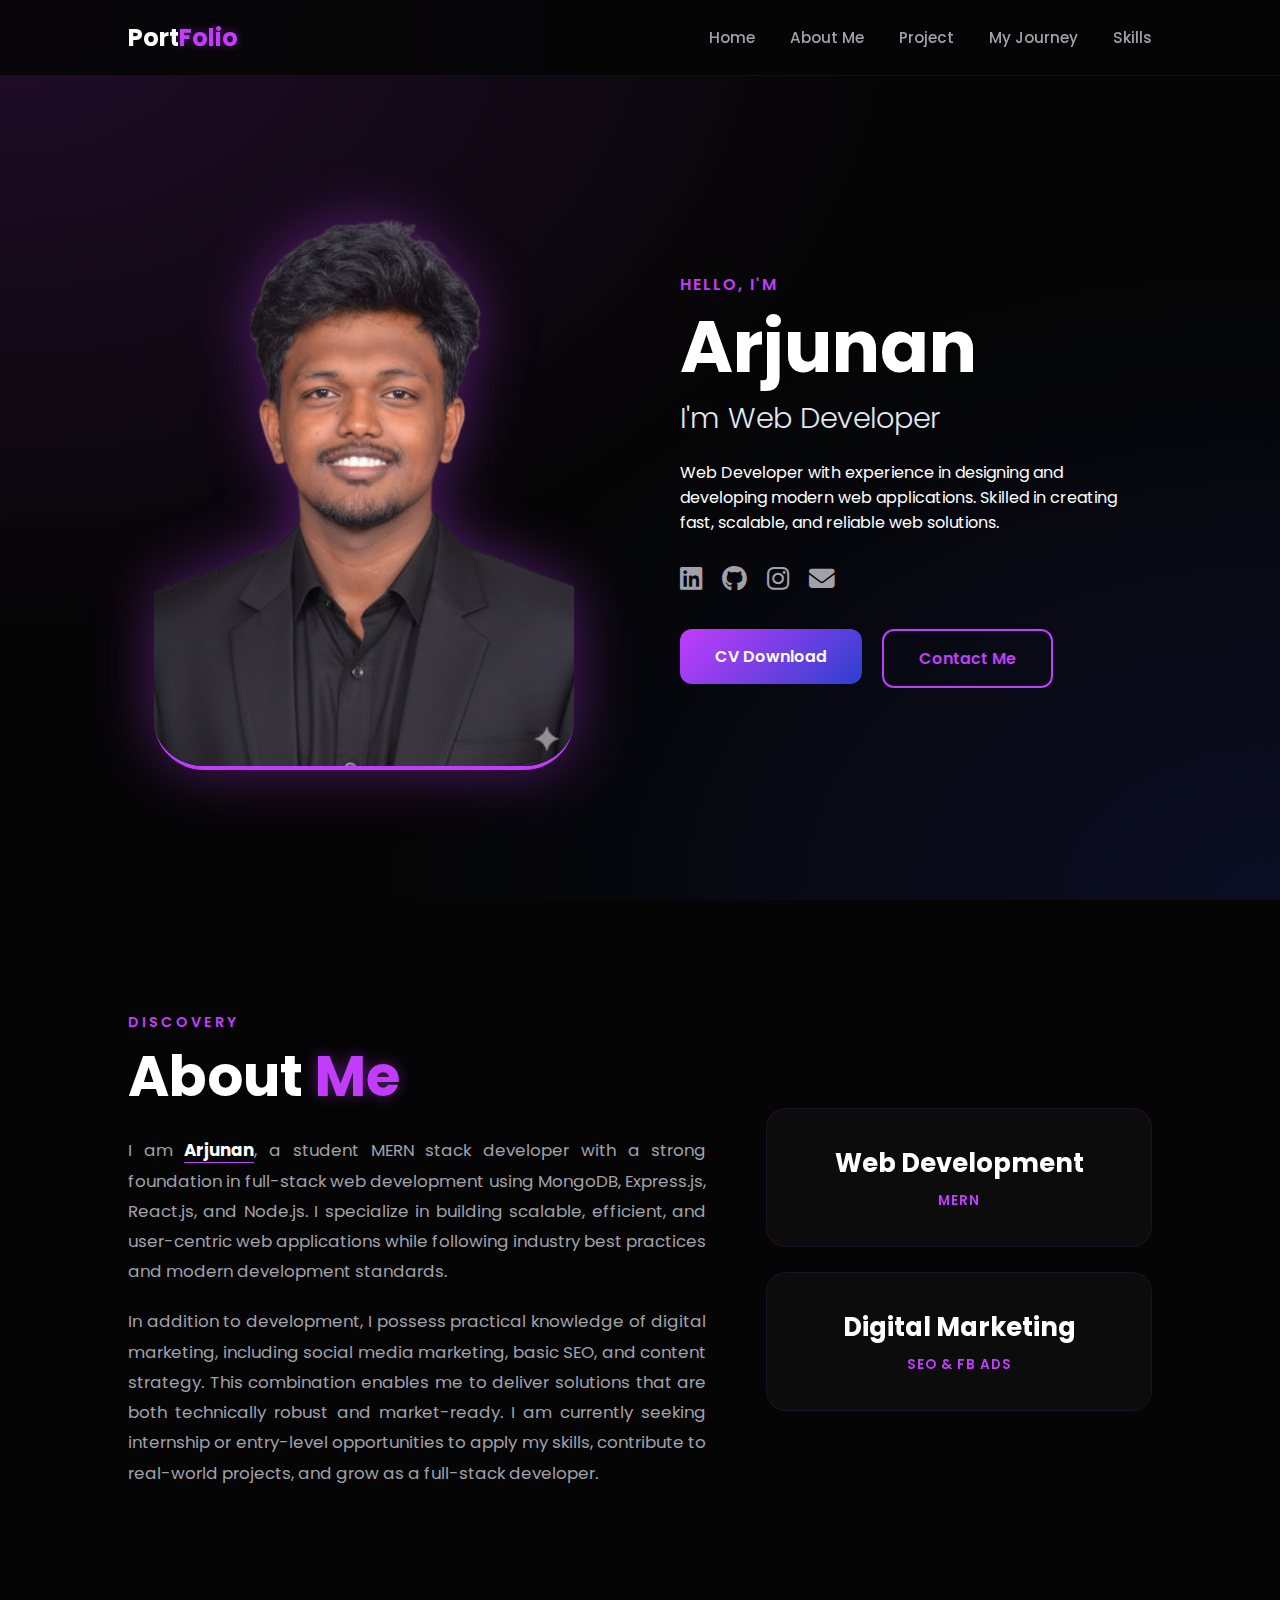
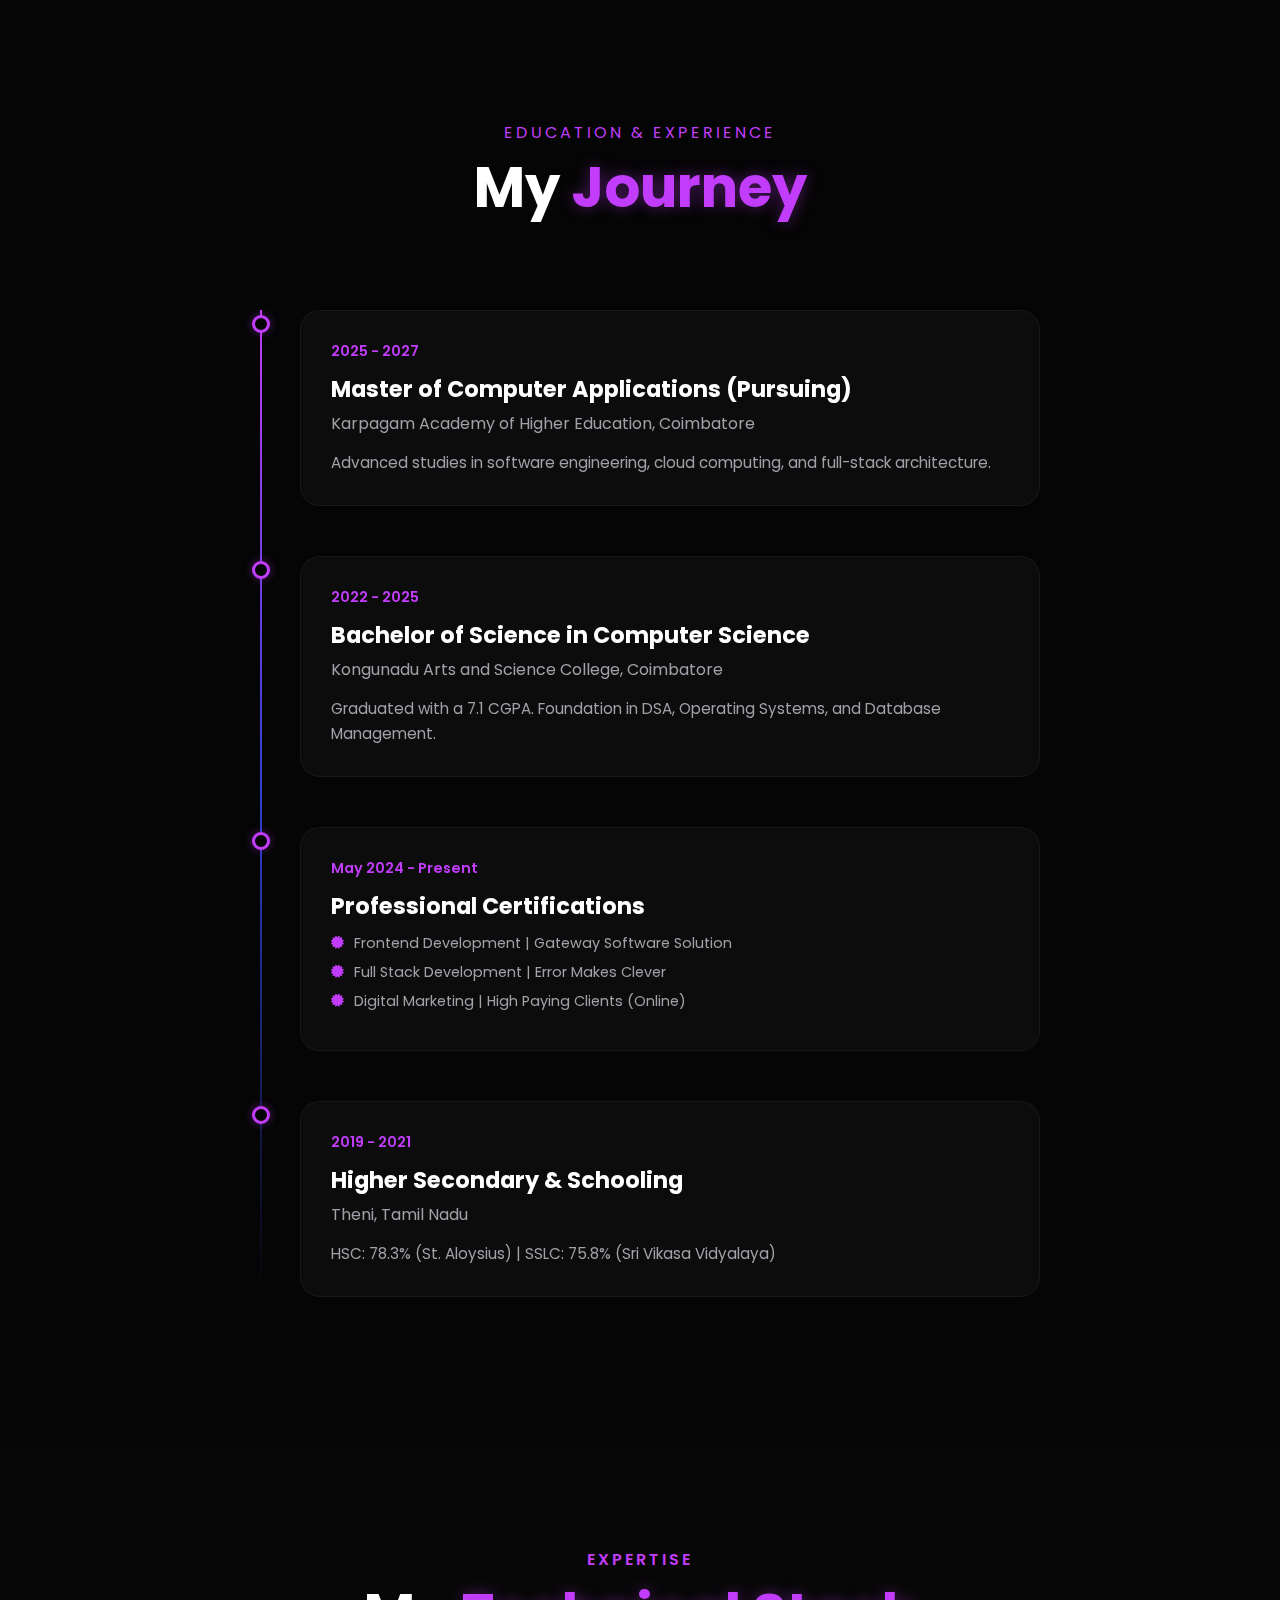
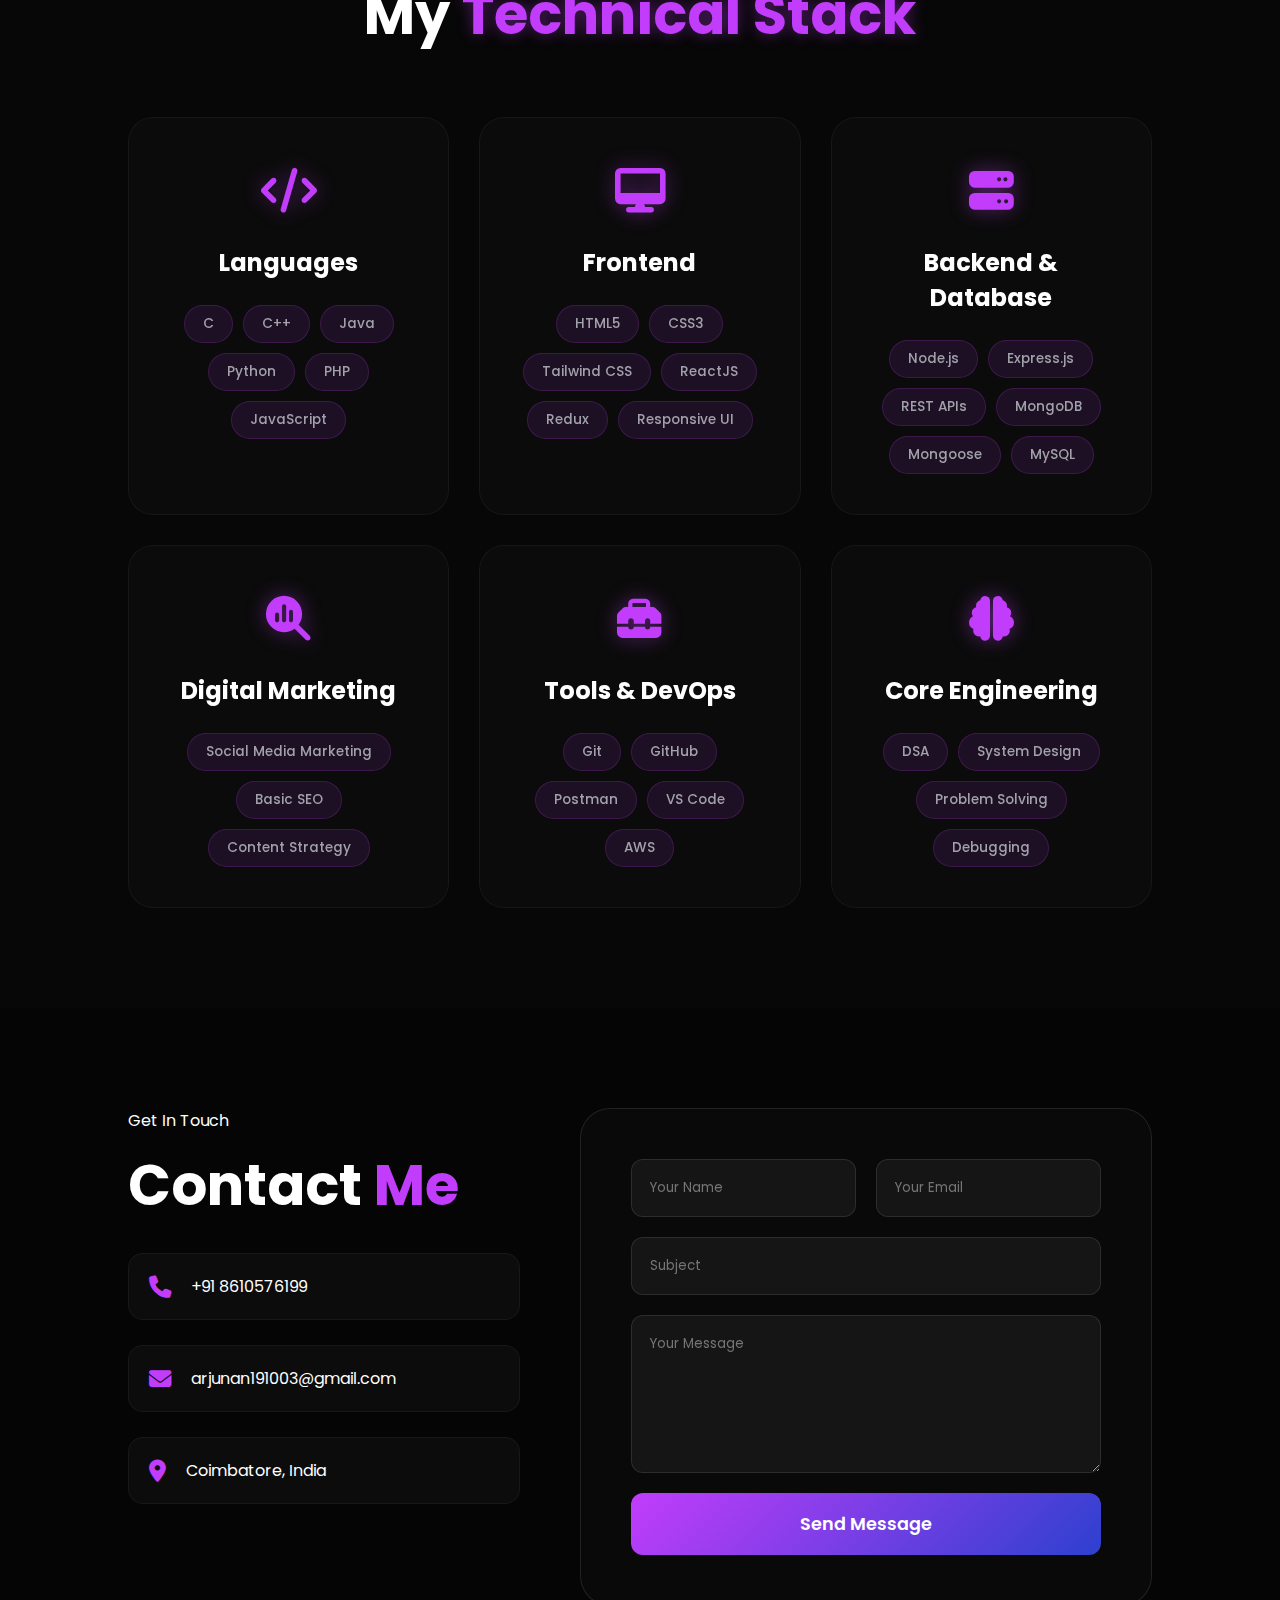
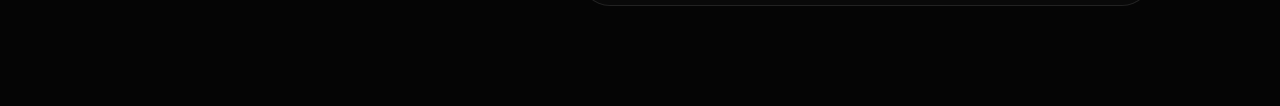
<file: index.html>
<!DOCTYPE html>
<html lang="en">
<head>
    <meta charset="UTF-8">
    <meta name="viewport" content="width=device-width, initial-scale=1.0">
    <link rel="stylesheet" href="style.css">
    <title>Arjunan | Portfolio</title>
    <link rel="stylesheet" href="https://cdnjs.cloudflare.com/ajax/libs/font-awesome/6.5.1/css/all.min.css">
</head>
<body>
    <header class="Navbar">
        <h1 class="Navbar__s1">Port<span>Folio</span></h1>
        
        <div class="Navbar__s2">
            <a href="#home">Home</a>
            <a href="#about">About Me</a>
            <a href="#project">Project</a>
            <a href="#journey">My Journey</a>
            <a href="#skills">Skills</a>
        </div>

        <div class="Navbar__menu-icon">
            <i class="fa-solid fa-bars"></i>
        </div>
    </header>

    <section class="Home" id="home">
        <div class="Home__s1">
            <img src="image/resume_image-removebg-preview.png" alt="Profile">
        </div>
        <div class="Home__s2">
            <div class="Home__s2__a1">
                <p>Hello, I'm</p>
                <h1>Arjunan</h1>
                <h3>I'm Web Developer</h3>
                <p>Web Developer with experience in designing and developing modern web applications.
Skilled in creating fast, scalable, and reliable web solutions.</p>
                
               <div class="Home__socials">
                 <a href="https://www.linkedin.com/in/arjunan-p-36056a281/" target="_blank"><i class="fa-brands fa-linkedin"></i></a>
    <a href="https://github.com/arjunanperumal2003" target="_blank"><i class="fa-brands fa-github"></i></a>
    <a href="https://www.instagram.com/petta.paraakk___/" target="_blank"><i class="fa-brands fa-instagram"></i></a>
    <a href="mailto:arjunan191003@gmail.com" class="social-mail"><i class="fa-solid fa-envelope"></i></a>
     </div>
            </div>
            
            <div class="Home__s2__a3">
                <a href="image/Ats Friendly Resume (1).pdf" download="Arjunan_CV">
                    <button class="cv-btn">CV Download</button> 
                </a>

                <a href="#contact">
                    <button class="contact-btn">Contact Me</button>
                </a>
            </div>
        </div>
    </section>

    <section class="About" id="about">
        <div class="About__container">
            <div class="About__content">
                <p class="subtitle">Discovery</p>
                <h1>About <span>Me</span></h1>
                <p class="description">
                    I am <strong>Arjunan</strong>, a student MERN stack developer with a strong foundation in full-stack web development using MongoDB, Express.js, React.js, and Node.js. I specialize in building scalable, efficient, and user-centric web applications while following industry best practices and modern development standards.
                </p>
                <p class="description">
                   In addition to development, I possess practical knowledge of digital marketing, including social media marketing, basic SEO, and content strategy. This combination enables me to deliver solutions that are both technically robust and market-ready. I am currently seeking internship or entry-level opportunities to apply my skills, contribute to real-world projects, and grow as a full-stack developer.
                </p>
                
            
            </div>

            <div class="About__stats">
                <div class="Stat-card">
                    <h2>Web Development</h2>
                    <p>MERN</p>
                </div>
                <div class="Stat-card">
                    <h2>Digital Marketing</h2>
                    <p>  SEO & FB Ads</p>
                </div>
            </div>
        </div>
    </section>

    <section class="Journey" id="journey">
    <div class="Journey__header">
        <p>Education & Experience</p>
        <h1>My <span>Journey</span></h1>
    </div>

    <div class="Timeline">
        <div class="Timeline__item">
            <div class="Timeline__dot"></div>
            <div class="Timeline__content">
                <span class="date">2025 - 2027</span>
                <h2>Master of Computer Applications (Pursuing)</h2>
                <h3>Karpagam Academy of Higher Education, Coimbatore</h3>
                <p>Advanced studies in software engineering, cloud computing, and full-stack architecture.</p>
            </div>
        </div>

        <div class="Timeline__item">
            <div class="Timeline__dot"></div>
            <div class="Timeline__content">
                <span class="date">2022 - 2025</span>
                <h2>Bachelor of Science in Computer Science</h2>
                <h3>Kongunadu Arts and Science College, Coimbatore</h3>
                <p>Graduated with a 7.1 CGPA. Foundation in DSA, Operating Systems, and Database Management.</p>
            </div>
        </div>

        <div class="Timeline__item">
            <div class="Timeline__dot"></div>
            <div class="Timeline__content">
                <span class="date">May 2024 - Present</span>
                <h2>Professional Certifications</h2>
                <ul class="cert-list">
                    <li><i class="fa-solid fa-certificate"></i> Frontend Development | Gateway Software Solution</li>
                    <li><i class="fa-solid fa-certificate"></i> Full Stack Development | Error Makes Clever</li>
                    <li><i class="fa-solid fa-certificate"></i> Digital Marketing | High Paying Clients (Online)</li>
                </ul>
            </div>
        </div>

        <div class="Timeline__item">
            <div class="Timeline__dot"></div>
            <div class="Timeline__content">
                <span class="date">2019 - 2021</span>
                <h2>Higher Secondary & Schooling</h2>
                <h3>Theni, Tamil Nadu</h3>
                <p>HSC: 78.3% (St. Aloysius) | SSLC: 75.8% (Sri Vikasa Vidyalaya)</p>
            </div>
        </div>
    </div>
    </section>

    <section class="Skills" id="skills">
    <div class="Skills__header">
        <p>Expertise</p>
        <h1>My <span>Technical Stack</span></h1>
    </div>

    <div class="Skills__container">
        <div class="Skill__card">
            <div class="Skill__icon"><i class="fa-solid fa-code"></i></div>
            <h3>Languages</h3>
            <div class="Skill__tags">
                <span>C</span><span>C++</span><span>Java</span><span>Python</span><span>PHP</span><span>JavaScript</span>
            </div>
        </div>

        <div class="Skill__card">
            <div class="Skill__icon"><i class="fa-solid fa-desktop"></i></div>
            <h3>Frontend</h3>
            <div class="Skill__tags">
                <span>HTML5</span><span>CSS3</span><span>Tailwind CSS</span><span>ReactJS</span><span>Redux</span><span>Responsive UI</span>
            </div>
        </div>

        <div class="Skill__card">
            <div class="Skill__icon"><i class="fa-solid fa-server"></i></div>
            <h3>Backend & Database</h3>
            <div class="Skill__tags">
                <span>Node.js</span><span>Express.js</span><span>REST APIs</span><span>MongoDB</span><span>Mongoose</span><span>MySQL</span>
            </div>
        </div>

        <div class="Skill__card">
            <div class="Skill__icon"><i class="fa-solid fa-magnifying-glass-chart"></i></div>
            <h3>Digital Marketing</h3>
            <div class="Skill__tags">
                <span>Social Media Marketing</span><span>Basic SEO</span><span>Content Strategy</span>
            </div>
        </div>

        <div class="Skill__card">
            <div class="Skill__icon"><i class="fa-solid fa-toolbox"></i></div>
            <h3>Tools & DevOps</h3>
            <div class="Skill__tags">
                <span>Git</span><span>GitHub</span><span>Postman</span><span>VS Code</span><span>AWS</span>
            </div>
        </div>

        <div class="Skill__card">
            <div class="Skill__icon"><i class="fa-solid fa-brain"></i></div>
            <h3>Core Engineering</h3>
            <div class="Skill__tags">
                <span>DSA</span><span>System Design</span><span>Problem Solving</span><span>Debugging</span>
            </div>
        </div>
    </div>
    </section>

    <section class="Contact" id="contact">
        <div class="Contact__container">
            <div class="Contact__info">
                <p>Get In Touch</p>
                <h1>Contact <span>Me</span></h1>
               
                
                <div class="Info__item">
                    <i class="fa-solid fa-phone"></i> 
                    <span>+91 8610576199</span>
                </div>
                <div class="Info__item">
                    <i class="fa-solid fa-envelope"></i>
                    <span>arjunan191003@gmail.com</span>
                </div>
                <div class="Info__item">
                    <i class="fa-solid fa-location-dot"></i>
                    <span>Coimbatore, India</span>
                </div>
            </div>

            <form class="Contact__form" id="contactForm">
                <div class="Input__group">
                    <input type="text" placeholder="Your Name" required>
                    <input type="email" placeholder="Your Email" required>
                </div>
                <input type="text" placeholder="Subject">
                <textarea placeholder="Your Message" rows="6" required></textarea>
                <button type="submit" class="Submit__btn">Send Message</button>
            </form>
        </div>
    </section>

  

    <script src="script.js"></script>
</body>
</html>
</file>
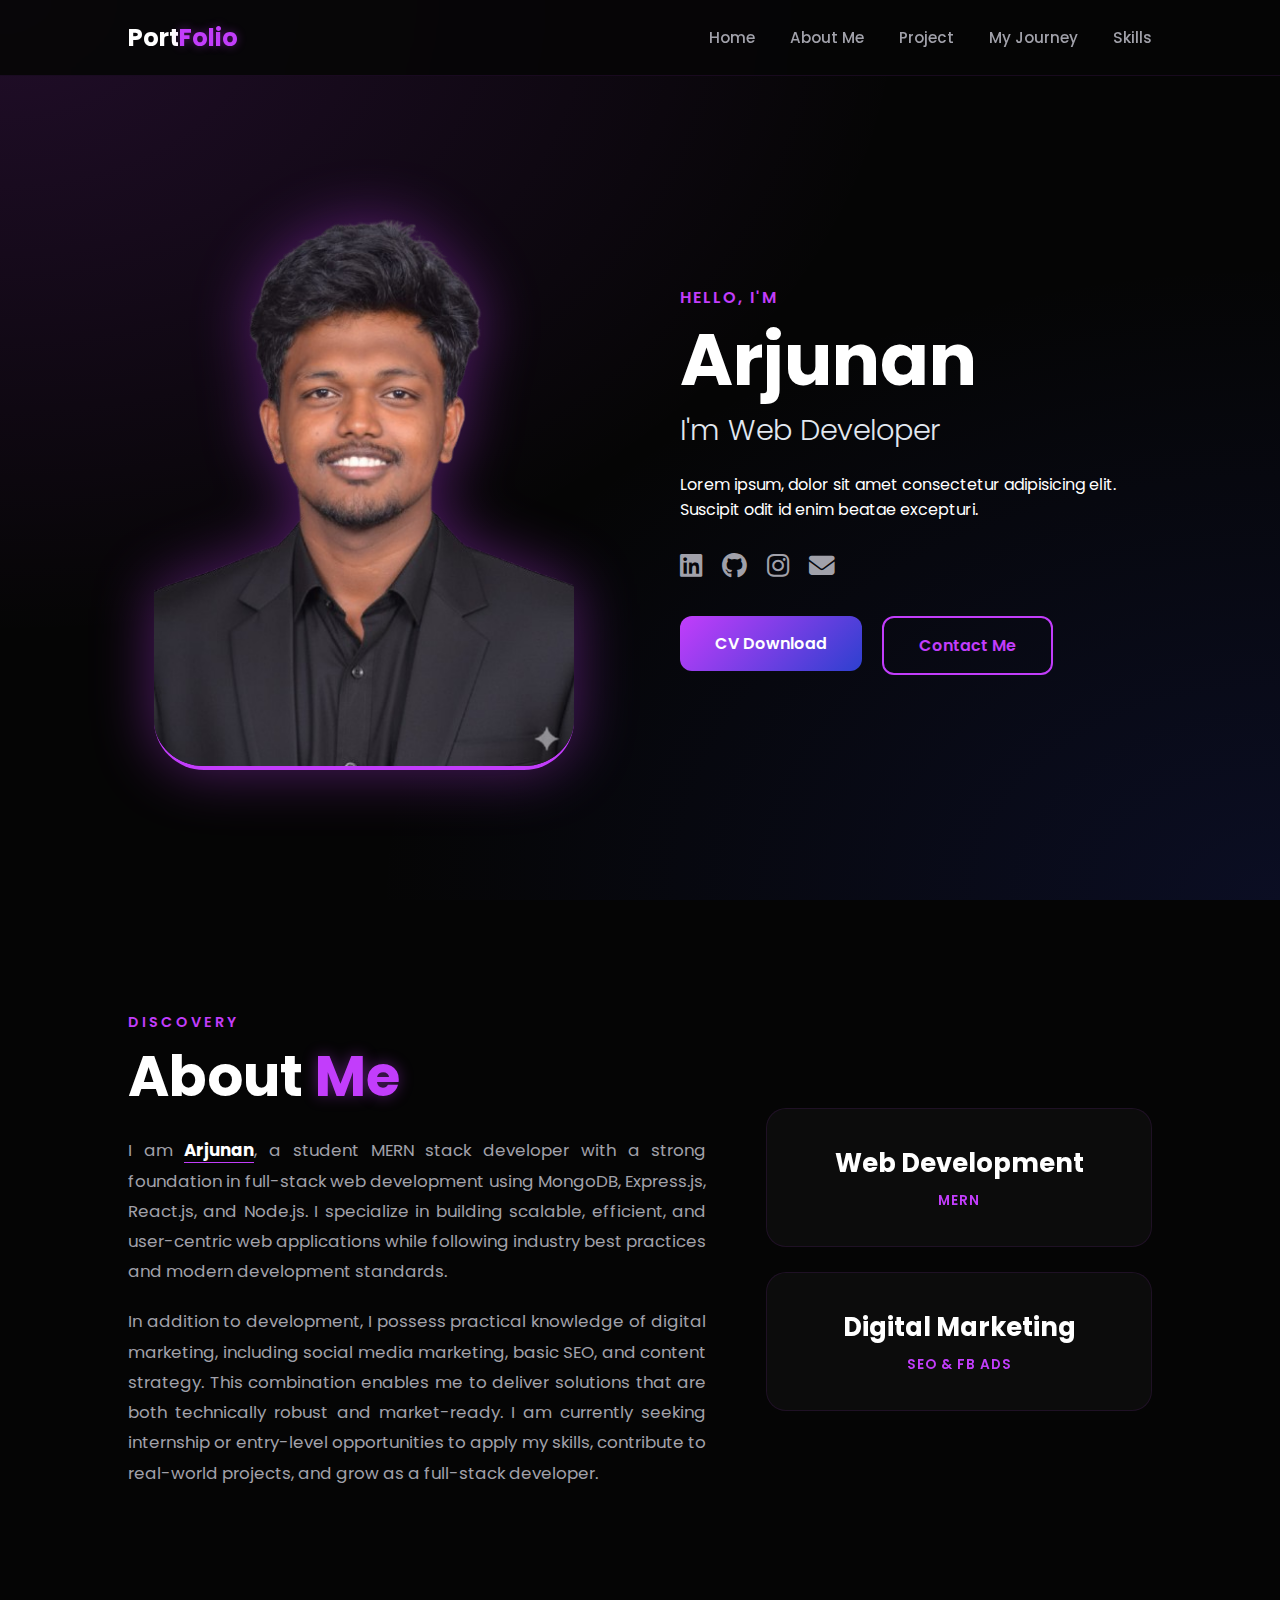
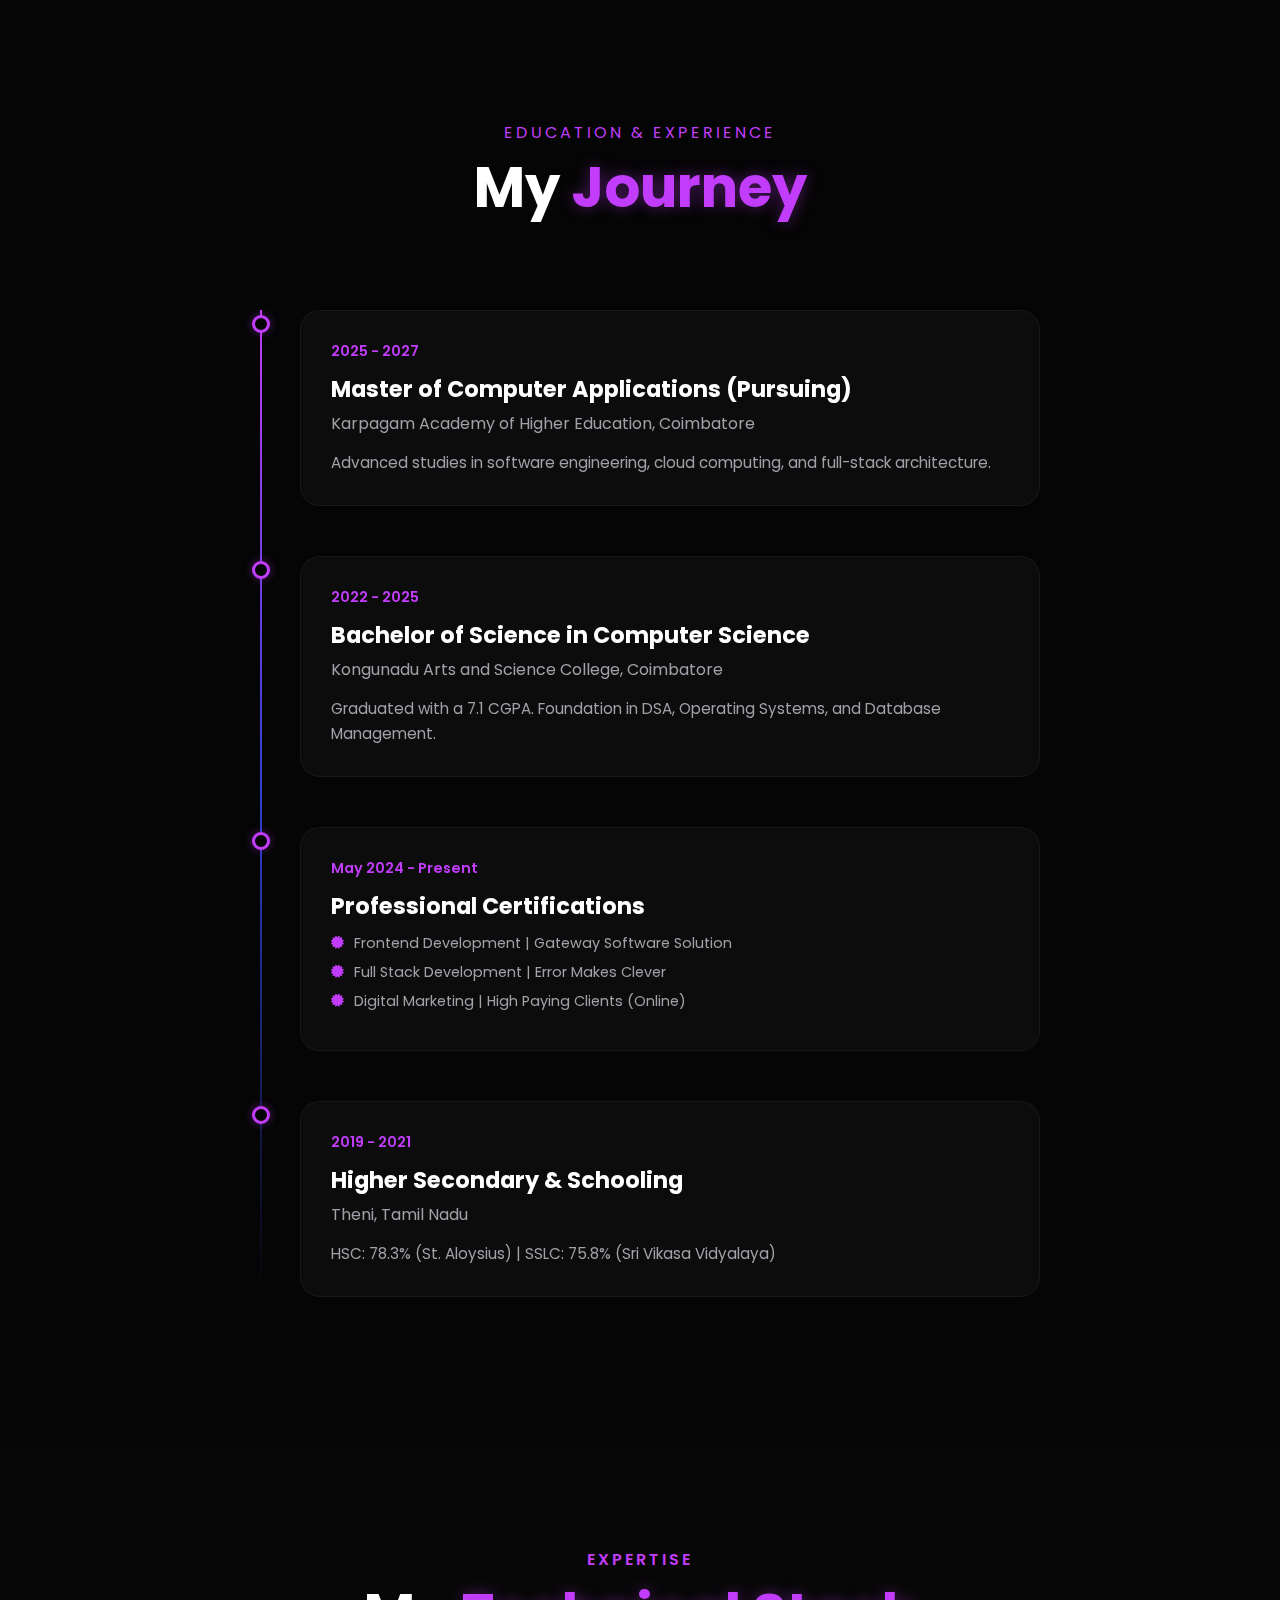
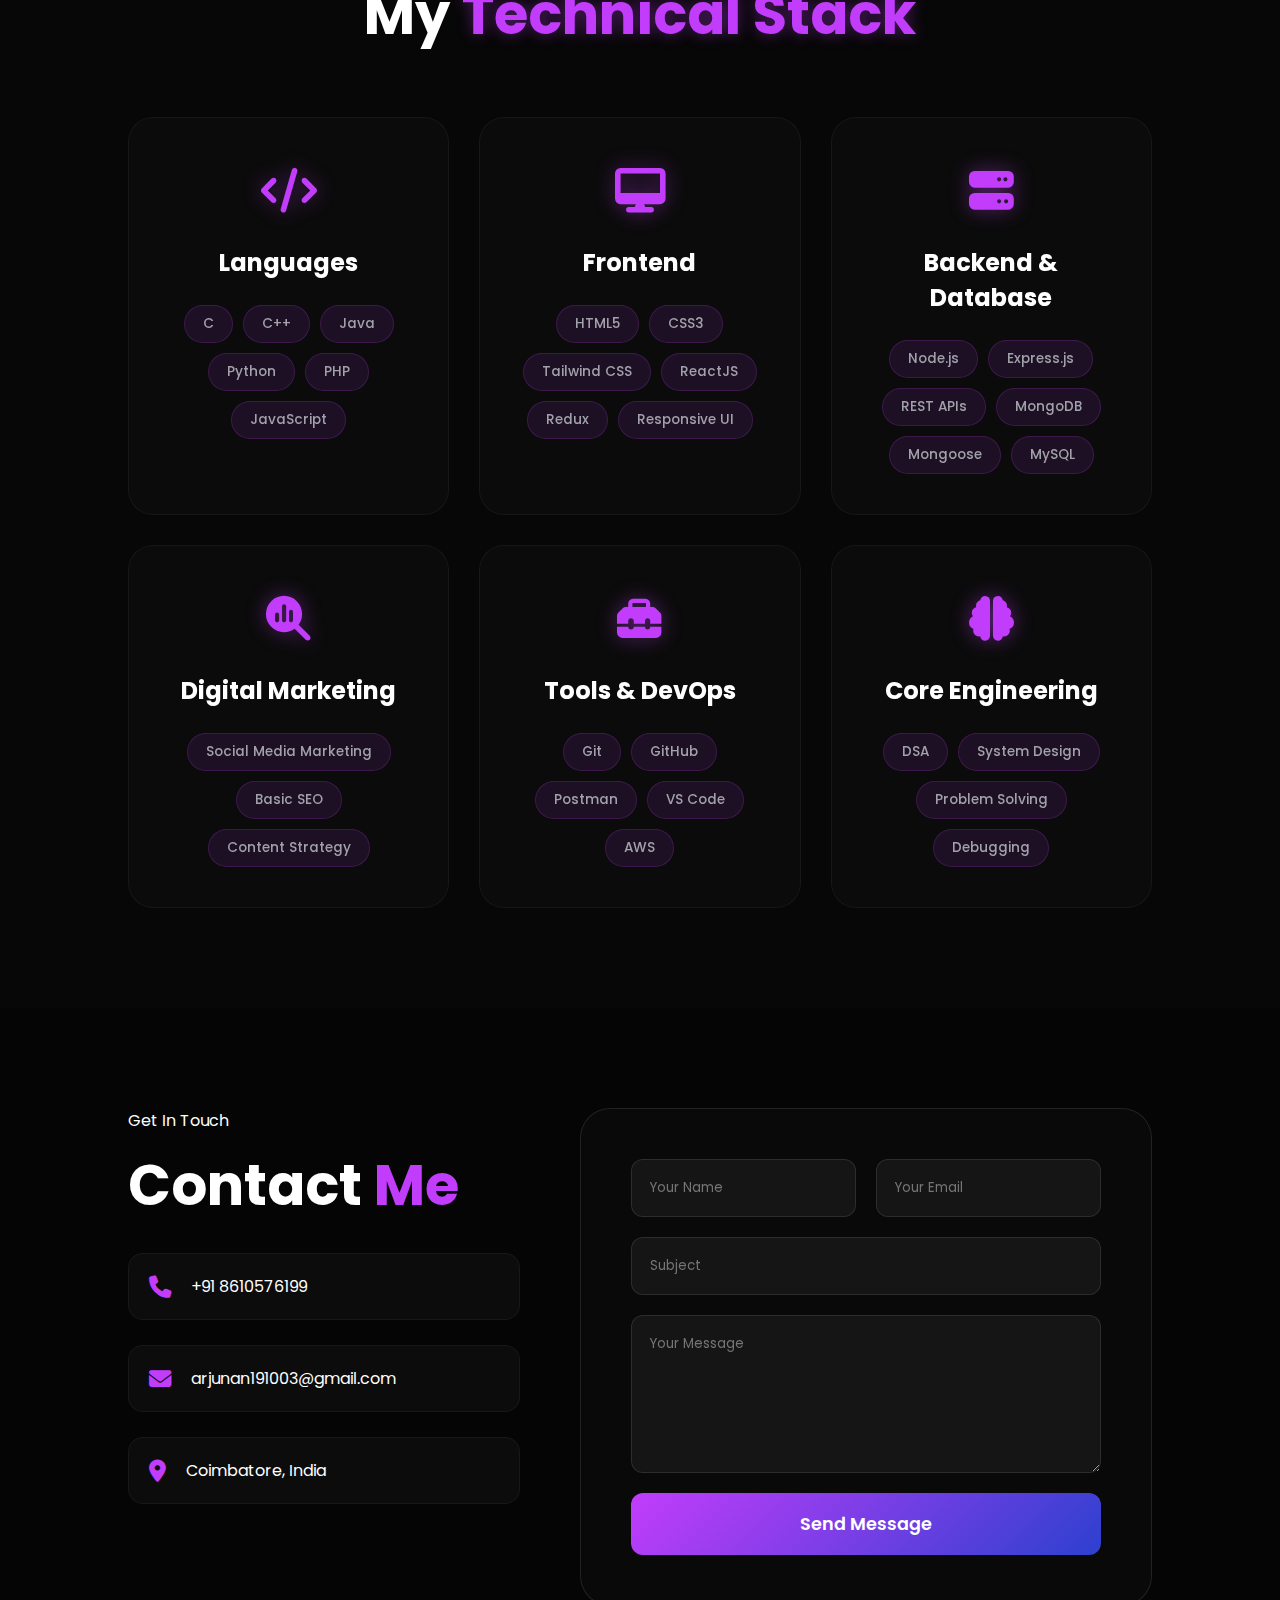
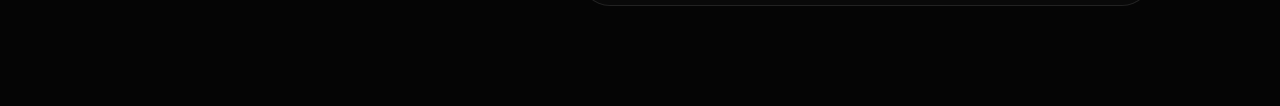
<file: port.html>
<!DOCTYPE html>
<html lang="en">
<head>
    <meta charset="UTF-8">
    <meta name="viewport" content="width=device-width, initial-scale=1.0">
    <link rel="stylesheet" href="style.css">
    <title>Arjunan | Portfolio</title>
    <link rel="stylesheet" href="https://cdnjs.cloudflare.com/ajax/libs/font-awesome/6.5.1/css/all.min.css">
</head>
<body>
    <header class="Navbar">
        <h1 class="Navbar__s1">Port<span>Folio</span></h1>
        
        <div class="Navbar__s2">
            <a href="#home">Home</a>
            <a href="#about">About Me</a>
            <a href="#project">Project</a>
            <a href="#journey">My Journey</a>
            <a href="#skills">Skills</a>
        </div>

        <div class="Navbar__menu-icon">
            <i class="fa-solid fa-bars"></i>
        </div>
    </header>

    <section class="Home" id="home">
        <div class="Home__s1">
            <img src="image/resume_image-removebg-preview.png" alt="Profile">
        </div>
        <div class="Home__s2">
            <div class="Home__s2__a1">
                <p>Hello, I'm</p>
                <h1>Arjunan</h1>
                <h3>I'm Web Developer</h3>
                <p>Lorem ipsum, dolor sit amet consectetur adipisicing elit. Suscipit odit id enim beatae excepturi.</p>
                
               <div class="Home__socials">
                 <a href="https://www.linkedin.com/in/arjunan-p-36056a281/" target="_blank"><i class="fa-brands fa-linkedin"></i></a>
    <a href="https://github.com/arjunanperumal2003" target="_blank"><i class="fa-brands fa-github"></i></a>
    <a href="https://www.instagram.com/?hl=en" target="_blank"><i class="fa-brands fa-instagram"></i></a>
    <a href="mailto:arjunan191003@gmail.com" class="social-mail"><i class="fa-solid fa-envelope"></i></a>
     </div>
            </div>
            
            <div class="Home__s2__a3">
                <a href="image/resume_image-removebg-preview.png" download="Arjunan_CV">
                    <button class="cv-btn">CV Download</button> 
                </a>

                <a href="#contact">
                    <button class="contact-btn">Contact Me</button>
                </a>
            </div>
        </div>
    </section>

    <section class="About" id="about">
        <div class="About__container">
            <div class="About__content">
                <p class="subtitle">Discovery</p>
                <h1>About <span>Me</span></h1>
                <p class="description">
                    I am <strong>Arjunan</strong>, a student MERN stack developer with a strong foundation in full-stack web development using MongoDB, Express.js, React.js, and Node.js. I specialize in building scalable, efficient, and user-centric web applications while following industry best practices and modern development standards.
                </p>
                <p class="description">
                   In addition to development, I possess practical knowledge of digital marketing, including social media marketing, basic SEO, and content strategy. This combination enables me to deliver solutions that are both technically robust and market-ready. I am currently seeking internship or entry-level opportunities to apply my skills, contribute to real-world projects, and grow as a full-stack developer.
                </p>
                
            
            </div>

            <div class="About__stats">
                <div class="Stat-card">
                    <h2>Web Development</h2>
                    <p>MERN</p>
                </div>
                <div class="Stat-card">
                    <h2>Digital Marketing</h2>
                    <p>  SEO & FB Ads</p>
                </div>
            </div>
        </div>
    </section>

    <section class="Journey" id="journey">
    <div class="Journey__header">
        <p>Education & Experience</p>
        <h1>My <span>Journey</span></h1>
    </div>

    <div class="Timeline">
        <div class="Timeline__item">
            <div class="Timeline__dot"></div>
            <div class="Timeline__content">
                <span class="date">2025 - 2027</span>
                <h2>Master of Computer Applications (Pursuing)</h2>
                <h3>Karpagam Academy of Higher Education, Coimbatore</h3>
                <p>Advanced studies in software engineering, cloud computing, and full-stack architecture.</p>
            </div>
        </div>

        <div class="Timeline__item">
            <div class="Timeline__dot"></div>
            <div class="Timeline__content">
                <span class="date">2022 - 2025</span>
                <h2>Bachelor of Science in Computer Science</h2>
                <h3>Kongunadu Arts and Science College, Coimbatore</h3>
                <p>Graduated with a 7.1 CGPA. Foundation in DSA, Operating Systems, and Database Management.</p>
            </div>
        </div>

        <div class="Timeline__item">
            <div class="Timeline__dot"></div>
            <div class="Timeline__content">
                <span class="date">May 2024 - Present</span>
                <h2>Professional Certifications</h2>
                <ul class="cert-list">
                    <li><i class="fa-solid fa-certificate"></i> Frontend Development | Gateway Software Solution</li>
                    <li><i class="fa-solid fa-certificate"></i> Full Stack Development | Error Makes Clever</li>
                    <li><i class="fa-solid fa-certificate"></i> Digital Marketing | High Paying Clients (Online)</li>
                </ul>
            </div>
        </div>

        <div class="Timeline__item">
            <div class="Timeline__dot"></div>
            <div class="Timeline__content">
                <span class="date">2019 - 2021</span>
                <h2>Higher Secondary & Schooling</h2>
                <h3>Theni, Tamil Nadu</h3>
                <p>HSC: 78.3% (St. Aloysius) | SSLC: 75.8% (Sri Vikasa Vidyalaya)</p>
            </div>
        </div>
    </div>
    </section>

    <section class="Skills" id="skills">
    <div class="Skills__header">
        <p>Expertise</p>
        <h1>My <span>Technical Stack</span></h1>
    </div>

    <div class="Skills__container">
        <div class="Skill__card">
            <div class="Skill__icon"><i class="fa-solid fa-code"></i></div>
            <h3>Languages</h3>
            <div class="Skill__tags">
                <span>C</span><span>C++</span><span>Java</span><span>Python</span><span>PHP</span><span>JavaScript</span>
            </div>
        </div>

        <div class="Skill__card">
            <div class="Skill__icon"><i class="fa-solid fa-desktop"></i></div>
            <h3>Frontend</h3>
            <div class="Skill__tags">
                <span>HTML5</span><span>CSS3</span><span>Tailwind CSS</span><span>ReactJS</span><span>Redux</span><span>Responsive UI</span>
            </div>
        </div>

        <div class="Skill__card">
            <div class="Skill__icon"><i class="fa-solid fa-server"></i></div>
            <h3>Backend & Database</h3>
            <div class="Skill__tags">
                <span>Node.js</span><span>Express.js</span><span>REST APIs</span><span>MongoDB</span><span>Mongoose</span><span>MySQL</span>
            </div>
        </div>

        <div class="Skill__card">
            <div class="Skill__icon"><i class="fa-solid fa-magnifying-glass-chart"></i></div>
            <h3>Digital Marketing</h3>
            <div class="Skill__tags">
                <span>Social Media Marketing</span><span>Basic SEO</span><span>Content Strategy</span>
            </div>
        </div>

        <div class="Skill__card">
            <div class="Skill__icon"><i class="fa-solid fa-toolbox"></i></div>
            <h3>Tools & DevOps</h3>
            <div class="Skill__tags">
                <span>Git</span><span>GitHub</span><span>Postman</span><span>VS Code</span><span>AWS</span>
            </div>
        </div>

        <div class="Skill__card">
            <div class="Skill__icon"><i class="fa-solid fa-brain"></i></div>
            <h3>Core Engineering</h3>
            <div class="Skill__tags">
                <span>DSA</span><span>System Design</span><span>Problem Solving</span><span>Debugging</span>
            </div>
        </div>
    </div>
    </section>

    <section class="Contact" id="contact">
        <div class="Contact__container">
            <div class="Contact__info">
                <p>Get In Touch</p>
                <h1>Contact <span>Me</span></h1>
               
                
                <div class="Info__item">
                    <i class="fa-solid fa-phone"></i> 
                    <span>+91 8610576199</span>
                </div>
                <div class="Info__item">
                    <i class="fa-solid fa-envelope"></i>
                    <span>arjunan191003@gmail.com</span>
                </div>
                <div class="Info__item">
                    <i class="fa-solid fa-location-dot"></i>
                    <span>Coimbatore, India</span>
                </div>
            </div>

            <form class="Contact__form" id="contactForm">
                <div class="Input__group">
                    <input type="text" placeholder="Your Name" required>
                    <input type="email" placeholder="Your Email" required>
                </div>
                <input type="text" placeholder="Subject">
                <textarea placeholder="Your Message" rows="6" required></textarea>
                <button type="submit" class="Submit__btn">Send Message</button>
            </form>
        </div>
    </section>

  

    <script src="script.js"></script>
</body>
</html>
</file>
<file: style.css>
/* --- 1. PRESETS & VARIABLES --- */
@import url('https://fonts.googleapis.com/css2?family=Poppins:wght@300;400;600;700&display=swap');

* {
    padding: 0; margin: 0;
    box-sizing: border-box;
    font-family: 'Poppins', sans-serif;
}

:root {
    --accent: #c23dfb;
    --accent-glow: rgba(194, 61, 251, 0.4);
    --secondary: #2d40cf;
    --bg-dark: #050505;
    --text-main: #ffffff;
    --text-dim: #a1a1aa;
    --transition: 0.4s cubic-bezier(0.175, 0.885, 0.32, 1.275);
}

html {
    scroll-behavior: smooth;
}

body {
    background-color: var(--bg-dark);
    background-image: 
        radial-gradient(at 0% 0%, rgba(194, 61, 251, 0.15) 0px, transparent 50%), 
        radial-gradient(at 100% 100%, rgba(45, 64, 207, 0.15) 0px, transparent 50%);
    background-attachment: fixed;
    color: var(--text-main);
    overflow-x: hidden;
}

/* --- 2. NAVIGATION BAR (CLASSIC DROP-DOWN) --- */
.Navbar {
    display: flex;
    justify-content: space-between;
    align-items: center;
    padding: 20px 10%;
    position: fixed;
    width: 100%;
    top: 0;
    left: 0;
    z-index: 2000;
    background: rgba(5, 5, 5, 0.9);
    backdrop-filter: blur(15px);
    border-bottom: 1px solid rgba(194, 61, 251, 0.1);
}

.Navbar__s1 { font-size: 1.5rem; font-weight: 700; }
.Navbar__s1 span { color: var(--accent); text-shadow: 0 0 10px var(--accent-glow); }

.Navbar__s2 { display: flex; gap: 35px; }
.Navbar__s2 a {
    color: var(--text-dim);
    text-decoration: none;
    transition: 0.3s;
    font-size: 0.95rem;
    font-weight: 500;
}
.Navbar__s2 a:hover { color: var(--accent); }

.Navbar__menu-icon {
    display: none;
    font-size: 1.5rem;
    cursor: pointer;
    color: white;
}

/* --- 3. HOME SECTION --- */
.Home {
    display: flex;
    align-items: center;
    justify-content: center;
    min-height: 100vh;
    padding: 120px 10% 60px;
    gap: 80px;
}

.Home__s1 { flex: 1; display: flex; justify-content: center; }
.Home__s1 img {
    width: 100%;
    max-width: 420px;
    filter: drop-shadow(0 0 30px var(--accent-glow));
    border-bottom: 4px solid var(--accent);
    border-radius: 0 0 50px 50px;
    transition: var(--transition);
}

.Home__s2 { flex: 1; }
.Home__s2__a1 p:first-child { color: var(--accent); text-transform: uppercase; letter-spacing: 2px; font-weight: 600; }
.Home__s2__a1 h1 { font-size: 4.5rem; line-height: 1.1; margin: 10px 0; }
.Home__s2__a1 h3 { font-size: 1.8rem; font-weight: 300; color: #e2e8f0; margin-bottom: 20px; }
.Home__s2__a1 p:last-child { color: var(--text-dim); line-height: 1.8; max-width: 500px; }

.Home__socials { margin: 25px 0; display: flex; gap: 20px; }
.Home__socials a { color: var(--text-dim); font-size: 1.6rem; transition: 0.3s; }
.Home__socials a:hover { color: var(--accent); transform: translateY(-5px); }

.Home__s2__a3 { display: flex; gap: 20px; margin-top: 30px; }
.Home__s2__a3 a { text-decoration: none; }

button {
    padding: 15px 35px;
    border-radius: 12px;
    cursor: pointer;
    font-weight: 600;
    font-size: 1rem;
    transition: var(--transition);
    border: none;
}

.cv-btn { background: linear-gradient(135deg, var(--accent), var(--secondary)); color: white; }
.contact-btn { background: transparent; border: 2px solid var(--accent); color: var(--accent); }

button:hover {
    transform: translateY(-5px);
    box-shadow: 0 10px 20px var(--accent-glow);
    filter: brightness(1.1);
}

/* --- 4. CONTACT SECTION --- */
.Contact { padding: 100px 10%; display: flex; justify-content: center; }
.Contact__container { display: flex; gap: 60px; width: 100%; max-width: 1200px; }
.Contact__info { flex: 1; }
.Contact__info h1 { font-size: 3.5rem; margin: 10px 0 20px; }
.Contact__info h1 span { color: var(--accent); }

.Info__item {
    display: flex; align-items: center; gap: 20px; margin-top: 25px;
    background: rgba(255, 255, 255, 0.03); padding: 20px; border-radius: 15px;
    border: 1px solid rgba(255, 255, 255, 0.05);
}
.Info__item i { color: var(--accent); font-size: 1.4rem; }

.Contact__form {
    flex: 1.2; background: rgba(255, 255, 255, 0.02); padding: 50px;
    border-radius: 30px; border: 1px solid rgba(255, 255, 255, 0.1);
    backdrop-filter: blur(20px); display: flex; flex-direction: column; gap: 20px;
}

.Input__group { display: flex; gap: 20px; }
input, textarea {
    width: 100%; padding: 18px; background: rgba(255, 255, 255, 0.05);
    border: 1px solid rgba(255, 255, 255, 0.1); border-radius: 12px;
    color: white; outline: none; transition: 0.3s;
}
input:focus, textarea:focus { border-color: var(--accent); box-shadow: 0 0 15px var(--accent-glow); }

.Submit__btn {
    background: linear-gradient(135deg, var(--accent), var(--secondary));
    color: white; padding: 18px; font-size: 1.1rem;
}

/* --- 5. RESPONSIVE DESIGN (DROP-DOWN STYLE) --- */
@media screen and (max-width: 992px) {
    .Navbar { padding: 15px 5%; }

    /* Drop-down Navbar Logic */
    .Navbar__s2 {
        display: none; 
        flex-direction: column;
        position: absolute; /* Drops down from the header */
        top: 100%; 
        left: 0;
        width: 100%;
        background: rgba(10, 10, 10, 0.98); 
        padding: 30px 0;
        text-align: center; 
        gap: 25px; 
        border-bottom: 2px solid var(--accent);
        box-shadow: 0 10px 20px rgba(0,0,0,0.5);
    }

    .Navbar__s2.active {
        display: flex;
        animation: dropDown 0.4s ease forwards;
    }

    .Navbar__menu-icon { display: block; }

    /* Home Alignment & Image Reduction */
    .Home { 
        flex-direction: column; 
        text-align: center; 
        align-items: center; 
        padding-top: 140px;
        gap: 30px;
    }
    
    .Home__s1 { order: 1; width: 100%; }
    .Home__s1 img { 
        max-width: 260px; /* Reduced image size */
        margin: 0 auto;
    }

    .Home__s2 { 
        order: 2; width: 100%; 
        display: flex; flex-direction: column; align-items: center; 
    }
    
    .Home__s2__a1 h1 { font-size: 3rem; }
    .Home__s2__a1 p:last-child { margin: 0 auto; }
    .Home__socials, .Home__s2__a3 { justify-content: center; }

    .Contact__container { flex-direction: column; align-items: center; gap: 40px; }
    .Contact__info, .Contact__form { width: 100%; }
    .Info__item { justify-content: center; }
}

@keyframes dropDown {
    from { opacity: 0; transform: translateY(-20px); }
    to { opacity: 1; transform: translateY(0); }
}

@media screen and (max-width: 600px) {
    .Home__s1 img { max-width: 210px; } /* Even smaller for small screens */
    .Home__s2__a1 h1 { font-size: 2.2rem; }
    .Home__s2__a1 h3 { font-size: 1.3rem; }
    .Home__s2__a3 { flex-direction: column; width: 100%; max-width: 280px; }
    .Home__s2__a3 a, button { width: 100%; }
    .Input__group { flex-direction: column; }
    .Contact__form { padding: 25px 20px; }
}

/* --- ABOUT SECTION ALIGNMENT --- */
.About {
    padding: 100px 10%;
    display: flex;
    justify-content: center;
    align-items: center;
    min-height: 80vh; /* Ensures vertical balance */
}

.About__container {
    display: flex;
    align-items: center;
    justify-content: space-between;
    gap: 60px;
    max-width: 1200px;
    width: 100%;
}

/* Left Content Area */
.About__content {
    flex: 1.2;
    text-align: left;
}

.About__content .subtitle {
    color: var(--accent);
    text-transform: uppercase;
    letter-spacing: 3px;
    font-weight: 600;
    font-size: 0.9rem;
    margin-bottom: 10px;
}

.About__content h1 {
    font-size: 3.5rem;
    margin-bottom: 25px;
    line-height: 1.2;
}

.About__content h1 span {
    color: var(--accent);
    text-shadow: 0 0 15px var(--accent-glow);
}

.About__content .description {
    color: var(--text-dim);
    line-height: 1.8;
    margin-bottom: 20px;
    font-size: 1.05rem;
    text-align: justify; /* Keeps text edges clean */
}

.About__content strong {
    color: var(--text-main);
    border-bottom: 1px solid var(--accent);
}

/* Right Stats Area */
.About__stats {
    flex: 0.8;
    display: flex;
    flex-direction: column;
    gap: 25px;
}

.Stat-card {
    background: rgba(255, 255, 255, 0.03);
    padding: 35px;
    border-radius: 20px;
    border: 1px solid rgba(194, 61, 251, 0.1);
    backdrop-filter: blur(10px);
    transition: var(--transition);
    text-align: center;
    position: relative;
    overflow: hidden;
}

/* Hover effect to match your theme */
.Stat-card:hover {
    transform: translateY(-10px) scale(1.02);
    border-color: var(--accent);
    background: rgba(194, 61, 251, 0.05);
    box-shadow: 0 15px 30px rgba(0, 0, 0, 0.4);
}

.Stat-card h2 {
    font-size: 1.6rem;
    color: var(--text-main);
    margin-bottom: 8px;
}

.Stat-card p {
    color: var(--accent);
    font-weight: 600;
    letter-spacing: 1px;
    text-transform: uppercase;
    font-size: 0.85rem;
}

/* --- RESPONSIVE ALIGNMENT --- */
@media screen and (max-width: 992px) {
    .About__container {
        flex-direction: column;
        text-align: center;
        gap: 40px;
    }

    .About__content {
        text-align: center;
    }

    .About__content .description {
        text-align: center;
    }

    .About__stats {
        width: 100%;
        flex-direction: row; /* Side by side on tablets */
    }

    .Stat-card {
        flex: 1;
    }
}

@media screen and (max-width: 600px) {
    .About {
        padding: 60px 5%;
    }

    .About__content h1 {
        font-size: 2.5rem;
    }

    .About__stats {
        flex-direction: column; /* Stacked on mobile */
    }
}


/* --- SKILLS SECTION --- */
.Skills {
    padding: 100px 10%;
    background: rgba(255, 255, 255, 0.01); /* Subtle contrast */
}

.Skills__header {
    text-align: center;
    margin-bottom: 60px;
}

.Skills__header p {
    color: var(--accent);
    text-transform: uppercase;
    letter-spacing: 3px;
    font-weight: 600;
}

.Skills__header h1 {
    font-size: 3.5rem;
}

.Skills__header h1 span {
    color: var(--accent);
    text-shadow: 0 0 15px var(--accent-glow);
}

.Skills__container {
    display: grid;
    grid-template-columns: repeat(auto-fit, minmax(320px, 1fr));
    gap: 30px;
    max-width: 1200px;
    margin: 0 auto;
}

.Skill__card {
    background: rgba(255, 255, 255, 0.02);
    padding: 40px 30px;
    border-radius: 25px;
    border: 1px solid rgba(255, 255, 255, 0.05);
    backdrop-filter: blur(10px);
    transition: var(--transition);
    text-align: center;
}

.Skill__card:hover {
    transform: translateY(-10px);
    border-color: var(--accent);
    background: rgba(194, 61, 251, 0.05);
    box-shadow: 0 20px 40px rgba(0, 0, 0, 0.4);
}

.Skill__icon {
    font-size: 2.8rem;
    color: var(--accent);
    margin-bottom: 20px;
    filter: drop-shadow(0 0 10px var(--accent-glow));
}

.Skill__card h3 {
    font-size: 1.5rem;
    margin-bottom: 25px;
    color: var(--text-main);
}

.Skill__tags {
    display: flex;
    flex-wrap: wrap;
    gap: 10px;
    justify-content: center;
}

.Skill__tags span {
    background: rgba(194, 61, 251, 0.1);
    color: var(--text-dim);
    padding: 8px 18px;
    border-radius: 50px;
    font-size: 0.85rem;
    font-weight: 500;
    border: 1px solid rgba(194, 61, 251, 0.2);
    transition: 0.3s ease;
}

.Skill__card:hover .Skill__tags span {
    border-color: var(--accent);
    color: var(--text-main);
    background: rgba(194, 61, 251, 0.2);
}

/* --- RESPONSIVE SKILLS --- */
@media screen and (max-width: 992px) {
    .Skills { padding: 80px 5%; }
    .Skills__header h1 { font-size: 2.8rem; }
}

@media screen and (max-width: 600px) {
    .Skills__container { grid-template-columns: 1fr; }
    .Skill__card { padding: 30px 20px; }
}

/* --- JOURNEY SECTION --- */
.Journey {
    padding: 100px 10%;
    position: relative;
}

.Journey__header {
    text-align: center;
    margin-bottom: 80px;
}

.Journey__header p {
    color: var(--accent);
    text-transform: uppercase;
    letter-spacing: 3px;
}

.Journey__header h1 { font-size: 3.5rem; }
.Journey__header h1 span { color: var(--accent); text-shadow: 0 0 15px var(--accent-glow); }

/* Timeline Container */
.Timeline {
    max-width: 800px;
    margin: 0 auto;
    position: relative;
}

/* The Vertical Line */
.Timeline::after {
    content: '';
    position: absolute;
    width: 2px;
    background: linear-gradient(to bottom, var(--accent), var(--secondary), transparent);
    top: 0;
    bottom: 0;
    left: 20px;
}

.Timeline__item {
    padding-left: 60px;
    margin-bottom: 50px;
    position: relative;
}

/* Timeline Dots */
.Timeline__dot {
    position: absolute;
    height: 18px;
    width: 18px;
    background: var(--bg-dark);
    border: 3px solid var(--accent);
    border-radius: 50%;
    left: 12px;
    top: 5px;
    z-index: 10;
    box-shadow: 0 0 10px var(--accent-glow);
}

/* Timeline Content Card */
.Timeline__content {
    background: rgba(255, 255, 255, 0.03);
    padding: 30px;
    border-radius: 20px;
    border: 1px solid rgba(255, 255, 255, 0.05);
    backdrop-filter: blur(10px);
    transition: var(--transition);
}

.Timeline__item:hover .Timeline__content {
    transform: translateX(10px);
    border-color: var(--accent);
    background: rgba(194, 61, 251, 0.05);
}

.Timeline__content .date {
    color: var(--accent);
    font-weight: 600;
    font-size: 0.9rem;
    display: block;
    margin-bottom: 10px;
}

.Timeline__content h2 {
    font-size: 1.4rem;
    margin-bottom: 5px;
    color: var(--text-main);
}

.Timeline__content h3 {
    font-size: 1rem;
    color: var(--text-dim);
    margin-bottom: 15px;
    font-weight: 400;
}

.Timeline__content p {
    color: var(--text-dim);
    font-size: 0.95rem;
    line-height: 1.6;
}

.cert-list {
    list-style: none;
    margin-top: 10px;
}

.cert-list li {
    color: var(--text-dim);
    font-size: 0.9rem;
    margin-bottom: 8px;
    display: flex;
    align-items: center;
    gap: 10px;
}

.cert-list i {
    color: var(--accent);
    font-size: 0.8rem;
}

/* --- RESPONSIVE JOURNEY --- */
@media screen and (max-width: 768px) {
    .Journey { padding: 60px 5%; }
    .Journey__header h1 { font-size: 2.5rem; }
    .Timeline::after { left: 10px; }
    .Timeline__dot { left: 2px; }
    .Timeline__item { padding-left: 40px; }
}
</file>
